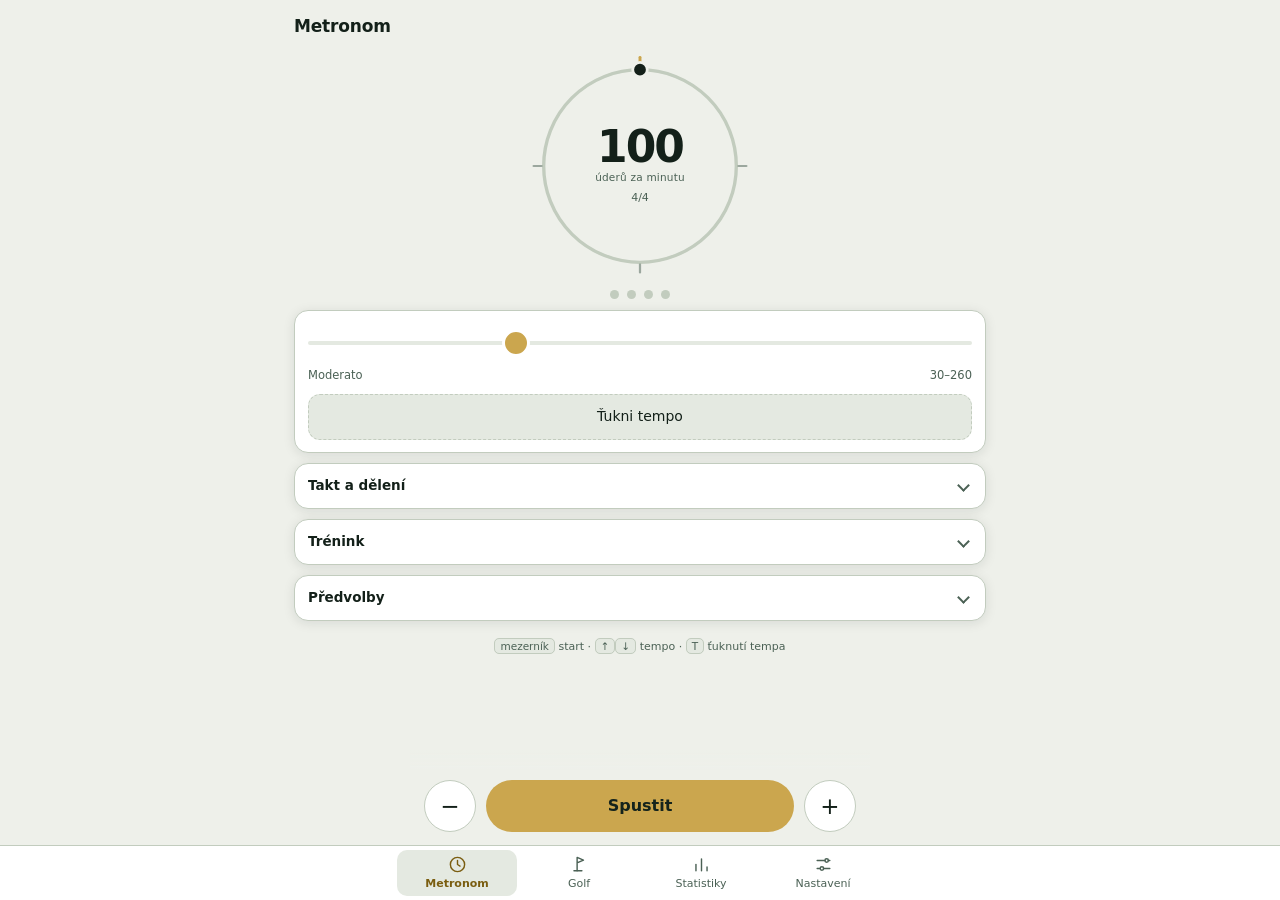
<file: index.html>
<!doctype html>
<html lang="cs">
<head>
<meta charset="utf-8">
<meta name="viewport" content="width=device-width, initial-scale=1, viewport-fit=cover">
<title>Metronom + Tour Tempo</title>
<meta name="description" content="Metronom pro hudbu a trenažér tempa golfového švihu. Funguje offline, data zůstávají v telefonu.">
<meta name="theme-color" content="#0F1D17" media="(prefers-color-scheme: dark)">
<meta name="theme-color" content="#EEF0EA" media="(prefers-color-scheme: light)">
<link rel="manifest" href="manifest.webmanifest">
<link rel="icon" href="icons/favicon-32.png" sizes="32x32">
<link rel="apple-touch-icon" href="icons/apple-touch-icon.png">
<meta name="apple-mobile-web-app-capable" content="yes">
<meta name="mobile-web-app-capable" content="yes">
<meta name="apple-mobile-web-app-status-bar-style" content="default">
<meta name="apple-mobile-web-app-title" content="Metronom">
<link rel="stylesheet" href="styles.css">
</head>
<body>

<div class="app">

  <div class="topbar">
    <h1 id="viewTitle">Metronom</h1>
    <span class="hint" id="topNote"></span>
  </div>

  <!-- ============================ METRONOM ============================ -->
  <section id="view-music" role="tabpanel" aria-labelledby="tab-music">

    <div class="dial">
      <svg viewBox="0 0 200 200" aria-hidden="true" focusable="false">
        <circle class="pulse" id="mPulse" cx="100" cy="100" r="96"></circle>
        <circle class="ring-bg" cx="100" cy="100" r="86"></circle>
        <path class="ring-fill" id="mRing" d=""></path>
        <g id="mTicks"></g>
        <circle class="puck" id="mPuck" cx="100" cy="14" r="6.5"></circle>
      </svg>
      <div class="readout">
        <div class="big" id="mBig">100</div>
        <div class="big-label">úderů za minutu</div>
        <div class="big-note" id="mNote"></div>
      </div>
    </div>
    <p class="sr" id="mLive" aria-live="polite"></p>

    <div class="dots" id="mDots"></div>

    <div class="transport">
      <button class="step" id="mMinus" aria-label="Zpomalit o jeden úder">&minus;</button>
      <button class="play" id="mPlay">Spustit</button>
      <button class="step" id="mPlus" aria-label="Zrychlit o jeden úder">+</button>
    </div>

    <div class="card">
      <label class="sr" for="bpmRange">Tempo v úderech za minutu</label>
      <input type="range" id="bpmRange" min="30" max="260" value="100" step="1">
      <div class="row">
        <span class="hint" id="tempoName">Andante</span>
        <span class="hint">30&ndash;260</span>
      </div>
      <button class="tap-btn" id="tapBtn">Ťukni tempo</button>
    </div>

    <details>
      <summary>Takt a dělení</summary>
      <div class="body">
        <div class="row">
          <div class="stack">
            <label class="lbl" for="beats">Dob v taktu</label>
            <span class="hint">První doba je zdůrazněná</span>
          </div>
          <select id="beats"></select>
        </div>
        <div class="row"><div class="stack"><span class="lbl" id="subLbl">Dělení doby</span></div></div>
        <div class="seg" id="subSeg" role="group" aria-labelledby="subLbl">
          <button type="button" data-sub="1" aria-label="Dělení doby: Čtvrtky" aria-pressed="true">Čtvrtky</button>
          <button type="button" data-sub="2" aria-label="Dělení doby: Osminy" aria-pressed="false">Osminy</button>
          <button type="button" data-sub="3" aria-label="Dělení doby: Triola" aria-pressed="false">Triola</button>
          <button type="button" data-sub="4" aria-label="Dělení doby: Šestnáctiny" aria-pressed="false">Šestnáctiny</button>
        </div>
        <div class="row">
          <div class="stack">
            <label class="lbl" for="swing">Swing</label>
            <span class="hint">Jen u osmin. 100 % je triolový feel.</span>
            <input type="range" id="swing" min="0" max="100" value="0">
          </div>
          <span class="val" id="swingVal">0 %</span>
        </div>
        <div class="row">
          <div class="stack"><span class="lbl" id="accentLbl">Přízvuk na první době</span></div>
          <button type="button" class="sw" id="accent" aria-label="Přízvuk na první době" aria-pressed="true" aria-labelledby="accentLbl"></button>
        </div>
      </div>
    </details>

    <details>
      <summary>Trénink</summary>
      <div class="body">
        <div class="row">
          <div class="stack">
            <span class="lbl" id="trLbl">Postupné zrychlování</span>
            <span class="hint" id="trHint"></span>
          </div>
          <button type="button" class="sw" id="trainerOn" aria-label="Postupné zrychlování" aria-pressed="false" aria-labelledby="trLbl"></button>
        </div>
        <div class="row">
          <div class="stack"><label class="hint" for="trStep">Přidat úderů</label>
            <input type="range" id="trStep" min="1" max="20" value="5"></div>
          <span class="val" id="trStepVal">+5</span>
        </div>
        <div class="row">
          <div class="stack"><label class="hint" for="trBars">Po kolika taktech</label>
            <input type="range" id="trBars" min="1" max="16" value="4"></div>
          <span class="val" id="trBarsVal">4</span>
        </div>
        <div class="row">
          <div class="stack"><label class="hint" for="trMax">Strop tempa</label>
            <input type="range" id="trMax" min="40" max="260" value="180"></div>
          <span class="val" id="trMaxVal">180</span>
        </div>
        <hr>
        <div class="row">
          <div class="stack">
            <span class="lbl" id="silLbl">Tiché takty</span>
            <span class="hint" id="silHint"></span>
          </div>
          <button type="button" class="sw" id="silentOn" aria-label="Tiché takty" aria-pressed="false" aria-labelledby="silLbl"></button>
        </div>
        <div class="row">
          <div class="stack"><label class="hint" for="silPlay">Znějících taktů</label>
            <input type="range" id="silPlay" min="1" max="8" value="2"></div>
          <span class="val" id="silPlayVal">2</span>
        </div>
        <div class="row">
          <div class="stack"><label class="hint" for="silMute">Tichých taktů</label>
            <input type="range" id="silMute" min="1" max="8" value="2"></div>
          <span class="val" id="silMuteVal">2</span>
        </div>
        <hr>
        <div class="row">
          <div class="stack">
            <label class="lbl" for="countIn">Nádech před startem</label>
            <span class="hint">Takty navíc, než se spustí trénink</span>
            <input type="range" id="countIn" min="0" max="4" value="0"></div>
          <span class="val" id="countInVal">0</span>
        </div>
      </div>
    </details>

    <details>
      <summary>Předvolby</summary>
      <div class="body">
        <div class="chips" id="musicPresets"></div>
        <div class="row" style="margin-top:12px">
          <label class="sr" for="mPresetName">Název nové předvolby</label>
          <input type="text" id="mPresetName" placeholder="Název předvolby" style="flex:1">
          <button type="button" class="btn" id="mPresetSave" aria-label="Uložit předvolbu metronomu">Uložit</button>
        </div>
        <p class="hint" style="margin-top:8px">Uloží aktuální tempo, takt, dělení a swing.</p>
      </div>
    </details>

    <footer>
      <kbd>mezerník</kbd> start · <kbd>↑</kbd><kbd>↓</kbd> tempo · <kbd>T</kbd> ťuknutí tempa
    </footer>
  </section>

  <!-- ============================== GOLF ============================== -->
  <section id="view-golf" role="tabpanel" aria-labelledby="tab-golf" hidden>

    <div class="dial">
      <svg viewBox="0 0 200 200" aria-hidden="true" focusable="false">
        <circle class="pulse" id="gPulse" cx="100" cy="100" r="96"></circle>
        <circle class="ring-bg" cx="100" cy="100" r="86"></circle>
        <path class="ring-fill" id="gRing" d=""></path>
        <g id="gTicks"></g>
        <circle class="puck" id="gPuck" cx="100" cy="14" r="6.5"></circle>
      </svg>
      <div class="readout">
        <div class="big" id="gBig">24/8</div>
        <div class="big-label" id="gLabel">snímků · 3:1</div>
        <div class="big-note" id="gNote"></div>
      </div>
    </div>
    <p class="sr" id="gLive" aria-live="polite"></p>

    <div class="gdots" id="gDots">
      <div class="gdot"><i></i>Start</div>
      <div class="gdot"><i></i>Vrchol</div>
      <div class="gdot"><i></i>Úder</div>
    </div>
    <div class="ratiobar" id="gRatiobar"><i style="flex:3"></i><i style="flex:1"></i></div>

    <div class="transport">
      <button class="step" id="gMinus" aria-label="Zpomalit o jeden snímek">&minus;</button>
      <button class="play" id="gPlay">Spustit</button>
      <button class="step" id="gPlus" aria-label="Zrychlit o jeden snímek">+</button>
    </div>

    <div class="card">
      <div class="row">
        <div class="stack">
          <span class="lbl">Švihů v tomto sezení</span>
          <span class="hint" id="gGoalHint"></span>
        </div>
        <span class="val" id="gReps" style="font-size:24px">0</span>
      </div>
    </div>

    <div class="card">
      <div class="chips" id="golfPresets"></div>
    </div>

    <details>
      <summary>Nastavení švihu</summary>
      <div class="body">
        <div class="row">
          <div class="stack">
            <label class="lbl" for="gRatio">Poměr nápřah : dopad</label>
            <span class="hint">3:1 plná hra, 2:1 krátká hra</span>
          </div>
          <select id="gRatio">
            <option value="3">3 : 1</option>
            <option value="2.5">2,5 : 1</option>
            <option value="2">2 : 1</option>
            <option value="1.733">1,73 : 1</option>
          </select>
        </div>
        <div class="row">
          <div class="stack">
            <label class="lbl" for="gBack">Délka nápřahu</label>
            <span class="hint">Ve snímcích videa při 30 snímcích za sekundu</span>
            <input type="range" id="gBack" min="12" max="36" value="24">
          </div>
          <span class="val" id="gBackVal">24</span>
        </div>
        <div class="row">
          <div class="stack">
            <label class="lbl" for="gGap">Pauza mezi švihy</label>
            <input type="range" id="gGap" min="6" max="80" value="14">
          </div>
          <span class="val" id="gGapVal">1,4 s</span>
        </div>
        <div class="row">
          <div class="stack">
            <label class="lbl" for="gJitter">Náhodné kolísání pauzy</label>
            <span class="hint">Aby sis na rytmus nezvykl a tóny nepředbíhal</span>
            <input type="range" id="gJitter" min="0" max="20" value="0">
          </div>
          <span class="val" id="gJitterVal">0 s</span>
        </div>
        <div class="row">
          <div class="stack">
            <span class="lbl" id="gPrepLbl">Dva tiky před švihem</span>
            <span class="hint">Upozorní tě, že švih za chvíli začne</span>
          </div>
          <button type="button" class="sw" id="gPrep" aria-label="Dva tiky před švihem" aria-pressed="false" aria-labelledby="gPrepLbl"></button>
        </div>
        <div class="row">
          <div class="stack">
            <label class="lbl" for="gGoal">Cíl švihů na sezení</label>
            <span class="hint">0 znamená bez cíle</span>
            <input type="range" id="gGoal" min="0" max="100" step="5" value="30">
          </div>
          <span class="val" id="gGoalVal">30</span>
        </div>
      </div>
    </details>

    <details>
      <summary>Vlastní předvolby</summary>
      <div class="body">
        <div class="chips" id="golfUserPresets"></div>
        <div class="row" style="margin-top:12px">
          <label class="sr" for="gPresetName">Název nové předvolby</label>
          <input type="text" id="gPresetName" placeholder="Např. Driver" style="flex:1">
          <button type="button" class="btn" id="gPresetSave" aria-label="Uložit předvolbu švihu">Uložit</button>
        </div>
      </div>
    </details>

    <details>
      <summary>Co ta čísla znamenají</summary>
      <div class="body">
        <p class="hint">
          Čísla jako 24/8 jsou počty snímků videa při 30 snímcích za sekundu: 24 snímků
          nápřah (0,80 s) a 8 snímků dopad (0,27 s). Poměr 3:1 pochází z analýzy
          švihů hráčů na PGA Tour, kterou publikoval John Novosel v knize Tour Tempo.
          Krátká hra a putt používají poměr 2:1.
        </p>
        <p class="hint" style="margin-top:8px">
          Měření při 60 snímcích za sekundu později ukázalo, že hráči se pohybují
          zhruba mezi 2,25:1 a 3,25:1, takže 3:1 je střed rozptylu, ne pevné pravidlo.
          Předvolba 24/14 odpovídá tomu, co je slyšet v některých zpomalených videích.
        </p>
        <p class="hint" style="margin-top:8px">
          Tóny v této appce jsou syntetizované. Appka nijak nesouvisí
          s vlastníky značky Tour Tempo.
        </p>
      </div>
    </details>
  </section>

  <!-- =========================== STATISTIKY =========================== -->
  <section id="view-stats" role="tabpanel" aria-labelledby="tab-stats" hidden>

    <div class="seg" id="periodSeg" role="group" aria-label="Období">
      <button type="button" data-days="7" aria-pressed="true">7 dní</button>
      <button type="button" data-days="30" aria-pressed="false">30 dní</button>
      <button type="button" data-days="0" aria-pressed="false">Vše</button>
    </div>

    <div id="statsBody" hidden>
      <div class="kpis">
        <div class="kpi"><b id="kReps">0</b><span>švihů</span></div>
        <div class="kpi"><b id="kMin">0</b><span>minut cvičení</span></div>
        <div class="kpi"><b id="kStreak">0</b><span id="kStreakLbl">dní v řadě</span></div>
      </div>

      <div class="card">
        <h2>Aktivita po dnech</h2>
        <svg class="chart" id="chart" role="img" aria-labelledby="chartDesc"></svg>
        <p class="sr" id="chartDesc"></p>
        <div class="legend">
          <span><i style="background:var(--accent)"></i>Golf (švihy)</span>
          <span><i style="background:var(--impact)"></i>Hudba (minuty)</span>
        </div>
      </div>

      <div class="card" id="tempoBreakdown">
        <h2>Nejčastější tempa</h2>
        <div id="tempoList" style="margin-top:8px"></div>
      </div>

      <div class="card">
        <h2>Poslední sezení</h2>
        <ul class="sessions" id="sessionList"></ul>
      </div>
    </div>

    <div class="empty" id="statsEmpty">
      <p>Zatím tu nic není.</p>
      <p class="hint" style="margin-top:6px">
        Sezení se zapíše samo, jakmile metronom necháš běžet aspoň 20 sekund
        nebo odswihneš aspoň tři švihy.
      </p>
      <button type="button" class="btn primary" id="statsGo">Jdi trénovat</button>
    </div>
  </section>

  <!-- =========================== NASTAVENÍ ============================ -->
  <section id="view-settings" role="tabpanel" aria-labelledby="tab-settings" hidden>

    <div class="card">
      <h2>Vzhled</h2>
      <div class="row" style="margin-top:10px">
        <div class="stack"><span class="lbl" id="themeLbl">Motiv</span>
          <span class="hint">Na slunci se hodí světlý</span></div>
      </div>
      <div class="seg" id="themeSeg" role="group" aria-labelledby="themeLbl">
        <button type="button" data-theme="auto" aria-pressed="true">Systém</button>
        <button type="button" data-theme="light" aria-pressed="false">Světlý</button>
        <button type="button" data-theme="dark" aria-pressed="false">Tmavý</button>
      </div>
    </div>

    <div class="card">
      <h2>Zvuk</h2>
      <div class="row" style="margin-top:10px">
        <div class="stack"><label class="lbl" for="sound">Zvuk metronomu</label>
          <span class="hint">Golfový režim používá vždy tři tóny Tour Tempo</span></div>
        <select id="sound">
          <option value="wood">Dřívko</option>
          <option value="beep">Pípnutí</option>
          <option value="tick">Tik</option>
          <option value="cowbell">Zvonec</option>
          <option value="puls">Měkký puls</option>
          <option value="tour">Tour Tempo</option>
        </select>
      </div>
      <div class="row">
        <div class="stack"><label class="lbl" for="vol">Hlasitost</label>
          <input type="range" id="vol" min="0" max="100" value="80"></div>
        <span class="val" id="volVal">80 %</span>
      </div>
      <div class="row">
        <div class="stack"><span class="lbl" id="vibLbl">Vibrace na dobu</span>
          <span class="hint">Funguje jen na některých telefonech, na iPhonu ne</span></div>
        <button type="button" class="sw" id="vibrate" aria-label="Vibrace na dobu" aria-pressed="false" aria-labelledby="vibLbl"></button>
      </div>
      <div class="row">
        <div class="stack"><span class="lbl" id="wakeLbl">Nechat displej svítit</span>
          <span class="hint">Jen když metronom běží</span></div>
        <button type="button" class="sw" id="wake" aria-label="Nechat displej svítit" aria-pressed="true" aria-labelledby="wakeLbl"></button>
      </div>
    </div>

    <div class="card">
      <h2>Záznam tréninku</h2>
      <div class="row" style="margin-top:10px">
        <div class="stack"><span class="lbl" id="logLbl">Zapisovat sezení</span>
          <span class="hint">Bez toho zůstanou statistiky prázdné</span></div>
        <button type="button" class="sw" id="logOn" aria-label="Zapisovat sezení" aria-pressed="true" aria-labelledby="logLbl"></button>
      </div>
    </div>

    <div class="card">
      <h2>Data</h2>
      <p class="hint" style="margin-top:8px">
        Všechno, co appka ukládá, leží jen v tomhle telefonu. Zálohu si udělej před
        výměnou telefonu nebo mazáním dat prohlížeče.
      </p>
      <div class="btnrow">
        <button type="button" class="btn" id="btnExport">Exportovat zálohu</button>
        <button type="button" class="btn" id="btnImport">Importovat zálohu</button>
      </div>
      <input type="file" id="fileImport" accept="application/json,.json" class="sr" aria-hidden="true" tabindex="-1">
      <div class="btnrow">
        <button type="button" class="btn danger wide" id="btnWipe">Smazat všechna data</button>
      </div>
    </div>

    <div class="card">
      <h2>O appce a datech</h2>
      <p class="hint" style="margin-top:8px">
        Metronom pro hudbu a trenažér tempa golfového švihu. Appka běží celá
        v prohlížeči, funguje offline a nepotřebuje přihlášení.
      </p>
      <p class="hint" style="margin-top:8px">
        <b>Co se ukládá:</b> tvoje nastavení, uložené předvolby a záznamy sezení
        (datum, délka, režim, tempo, počet švihů). Nic jiného.
        <b>Kam:</b> do úložiště prohlížeče v tomhle zařízení.
        <b>Komu se to posílá:</b> nikomu. Appka nevolá žádné cizí servery,
        nepoužívá analytiku ani reklamu, takže nepotřebuje ani souhlas s cookies.
      </p>
      <p class="hint" style="margin-top:8px">
        Pokud appku hostuješ na GitHub Pages, GitHub jako provozovatel hostingu
        zpracovává při načtení stránky technické údaje včetně IP adresy.
        Smazat všechno jde tlačítkem výš.
      </p>
      <p class="hint" style="margin-top:8px">
        Appka nenahrazuje trenéra ani lékařskou radu. Verze <span id="appVer">1.0</span>.
      </p>
    </div>
  </section>

</div>

<nav class="nav" role="tablist" aria-label="Hlavní navigace">
  <button type="button" id="tab-music"    role="tab" aria-selected="true"  aria-controls="view-music"><span class="ic"><svg viewBox="0 0 24 24" aria-hidden="true"><circle cx="12" cy="12" r="9"/><path d="M12 7v5l3.2 2"/></svg></span>Metronom</button>
  <button type="button" id="tab-golf"     role="tab" aria-selected="false" aria-controls="view-golf"><span class="ic"><svg viewBox="0 0 24 24" aria-hidden="true"><path d="M9 20V3l8 3.5L9 10"/><path d="M5 20h10"/></svg></span>Golf</button>
  <button type="button" id="tab-stats"    role="tab" aria-selected="false" aria-controls="view-stats"><span class="ic"><svg viewBox="0 0 24 24" aria-hidden="true"><path d="M5 20V12"/><path d="M12 20V5"/><path d="M19 20v-5"/></svg></span>Statistiky</button>
  <button type="button" id="tab-settings" role="tab" aria-selected="false" aria-controls="view-settings"><span class="ic"><svg viewBox="0 0 24 24" aria-hidden="true"><path d="M4 7h10M18 7h2M4 17h4M12 17h8"/><circle cx="16" cy="7" r="2.2"/><circle cx="10" cy="17" r="2.2"/></svg></span>Nastavení</button>
</nav>

<dialog id="confirmDlg" aria-labelledby="confirmTitle">
  <h2 id="confirmTitle">Smazat všechna data?</h2>
  <p class="hint" id="confirmText">Smažou se nastavení, předvolby i všechna zaznamenaná sezení. Vrátit to nepůjde.</p>
  <div class="btnrow">
    <button type="button" class="btn" id="confirmNo">Zrušit</button>
    <button type="button" class="btn danger" id="confirmYes">Smazat</button>
  </div>
</dialog>

<script src="app.js"></script>
<script>
  if ('serviceWorker' in navigator && location.protocol === 'https:') {
    window.addEventListener('load', function () {
      navigator.serviceWorker.register('./sw.js').catch(function (err) { console.warn('SW:', err); });
    });
  }
</script>
</body>
</html>
</file>
<file: styles.css>
/* Metronom + Tour Tempo — styly */

:root{
  --bg:#0F1D17;
  --surface:#1B3028;
  --surface2:#244135;
  --line:#355946;
  --text:#EDE8D8;
  --muted:#A3B6AA;
  --accent:#CBA64E;
  --accent-text:#D9B861;
  --accent-ink:#14231C;
  --impact:#F2825B;
  --danger:#F2825B;
  --shadow:0 2px 14px rgba(0,0,0,.35);
  --r:14px;
  --tap:44px;
  color-scheme:dark;
}
:root[data-theme="light"]{
  --bg:#EEF0EA;
  --surface:#FFFFFF;
  --surface2:#E4E9E1;
  --line:#C2CCBE;
  --text:#132019;
  --muted:#4B6155;
  --accent:#CBA64E;
  --accent-text:#7A5D10;
  --accent-ink:#14231C;
  --impact:#A63A14;
  --danger:#A63A14;
  --shadow:0 2px 12px rgba(19,32,25,.10);
  color-scheme:light;
}
@media (prefers-color-scheme:light){
  :root:not([data-theme="dark"]):not([data-theme="light"]){
    --bg:#EEF0EA; --surface:#FFFFFF; --surface2:#E4E9E1; --line:#C2CCBE;
    --text:#132019; --muted:#4B6155; --accent:#CBA64E; --accent-text:#7A5D10;
    --accent-ink:#14231C; --impact:#A63A14; --danger:#A63A14;
    --shadow:0 2px 12px rgba(19,32,25,.10);
    color-scheme:light;
  }
}

*{box-sizing:border-box;-webkit-tap-highlight-color:transparent}
html{background:var(--bg);-webkit-text-size-adjust:100%}
body{
  margin:0;
  min-height:100dvh;
  background:var(--bg);
  color:var(--text);
  font-family:"Avenir Next","Segoe UI",Inter,system-ui,-apple-system,"Helvetica Neue",Arial,sans-serif;
  font-size:15px;line-height:1.4;
  overscroll-behavior-y:none;
}
button{font:inherit;color:inherit;background:none;border:0;cursor:pointer}
a{color:var(--accent-text)}
h1{font-size:17px;font-weight:600;margin:0;letter-spacing:-.01em}
h2{font-size:14px;font-weight:600;margin:0}
p{margin:0}
:focus-visible{outline:3px solid var(--accent);outline-offset:2px;border-radius:8px}
[hidden]{display:none !important}
.sr{position:absolute;width:1px;height:1px;padding:0;margin:-1px;overflow:hidden;clip:rect(0 0 0 0);white-space:nowrap;border:0}

/* neprůhledný pruh pod stavovou lištou — obsah pod ni jinak prosvítá */
body::before{
  content:"";position:fixed;top:0;left:0;right:0;z-index:50;
  height:env(safe-area-inset-top,0px);background:var(--bg);pointer-events:none
}

/* ---------- rozvržení ---------- */
.app{
  max-width:460px;margin:0 auto;
  padding:max(10px,env(safe-area-inset-top)) 14px calc(156px + env(safe-area-inset-bottom));
}
@media (min-width:760px){ .app{max-width:720px} }

.topbar{display:flex;align-items:center;justify-content:space-between;gap:10px;margin-bottom:10px;min-height:34px}

/* ---------- spodní navigace ---------- */
.nav{
  position:fixed;left:0;right:0;bottom:0;z-index:40;
  display:flex;justify-content:center;gap:2px;
  background:var(--surface);
  border-top:1px solid var(--line);
  padding:4px 6px calc(4px + env(safe-area-inset-bottom));
}
.nav button{
  flex:1;max-width:120px;min-height:var(--tap);
  display:flex;flex-direction:column;align-items:center;justify-content:center;gap:2px;
  padding:5px 2px;border-radius:10px;font-size:11px;color:var(--muted);
}
.nav button[aria-selected="true"]{color:var(--accent-text);font-weight:600;background:var(--surface2)}
.nav .ic{display:block;width:19px;height:19px}
.nav .ic svg{width:100%;height:100%;display:block;fill:none;stroke:currentColor;stroke-width:1.8;stroke-linecap:round;stroke-linejoin:round}

/* ---------- ciferník ---------- */
.dial{position:relative;width:min(58vw,224px);aspect-ratio:1/1;margin:2px auto 0}
.dial svg{position:absolute;inset:0;width:100%;height:100%;overflow:visible}
.readout{position:absolute;inset:0;display:flex;flex-direction:column;align-items:center;justify-content:center;text-align:center;padding:0 17%}
.big{font-size:clamp(32px,10.5vw,44px);font-weight:700;letter-spacing:-.045em;line-height:.95;font-variant-numeric:tabular-nums}
.big-label{font-size:10.5px;color:var(--muted);letter-spacing:.02em;line-height:1.25;margin-top:3px}
.big-note{font-size:11px;color:var(--muted);margin-top:6px;min-height:1.3em;font-variant-numeric:tabular-nums}
.ring-bg{fill:none;stroke:var(--line);stroke-width:3}
.ring-fill{fill:none;stroke:var(--accent);stroke-width:3.5;stroke-linecap:round}
.tickline{stroke:var(--muted);stroke-width:2;stroke-linecap:round;opacity:.5}
.tickline.on{stroke:var(--accent);stroke-width:2.6;opacity:1}
.puck{fill:var(--text);stroke:var(--bg);stroke-width:2.5}
.pulse{fill:var(--accent);opacity:0}
.pulse.hit{animation:flash .34s ease-out}
@keyframes flash{from{opacity:.22}to{opacity:0}}
@media (prefers-reduced-motion:reduce){.pulse.hit{animation:none}}

.dots{display:flex;justify-content:center;gap:8px;margin:12px 0 0;min-height:10px;flex-wrap:wrap}
.dot{width:9px;height:9px;border-radius:50%;background:var(--line);transition:background .08s,transform .08s}
.dot.on{background:var(--text);transform:scale(1.3)}
.dot.first.on{background:var(--accent)}
.gdots{display:flex;justify-content:center;gap:16px;margin:12px 0 0}
.gdot{display:flex;flex-direction:column;align-items:center;gap:5px;font-size:10.5px;color:var(--muted)}
.gdot i{width:10px;height:10px;border-radius:50%;background:var(--line);transition:transform .08s,background .08s}
.gdot.on i{transform:scale(1.45)}
.gdot:nth-child(1).on i{background:var(--text)}
.gdot:nth-child(2).on i{background:var(--accent)}
.gdot:nth-child(3).on i{background:var(--impact)}
.ratiobar{display:flex;height:6px;border-radius:99px;overflow:hidden;background:var(--surface2);margin:12px 0 0}
.ratiobar i{display:block}
.ratiobar i:first-child{background:var(--accent)}
.ratiobar i:last-child{background:var(--impact)}

/* ---------- ovládání ---------- */
.transport{
  display:flex;align-items:center;gap:10px;
  position:fixed;left:0;right:0;z-index:25;
  bottom:calc(56px + env(safe-area-inset-bottom));
  max-width:460px;margin:0 auto;
  padding:10px 14px 12px;background:var(--bg)
}
.transport::before{
  content:"";position:absolute;left:0;right:0;top:-20px;height:20px;pointer-events:none;
  background:linear-gradient(to top,var(--bg),transparent)
}
.step{
  flex:0 0 52px;height:52px;border-radius:50%;
  background:var(--surface);border:1px solid var(--line);
  font-size:23px;display:flex;align-items:center;justify-content:center;line-height:1
}
.step:active{background:var(--surface2)}
.play{
  flex:1;min-height:52px;border-radius:999px;
  background:var(--accent);color:var(--accent-ink);font-weight:700;font-size:16px
}
.play.on{background:var(--surface);color:var(--text);border:1px solid var(--line)}
.play:active{transform:scale(.99)}

.card{background:var(--surface);border:1px solid var(--line);border-radius:var(--r);padding:12px 13px;margin-top:10px;box-shadow:var(--shadow)}
.row{display:flex;align-items:center;justify-content:space-between;gap:12px}
.row.rng{align-items:flex-start}
.row.rng .val{line-height:1.3}
.row + .row{margin-top:12px}
.stack{display:flex;flex-direction:column;gap:1px;flex:1;min-width:0}
.lbl{font-size:13.5px}
.hint{font-size:11.5px;color:var(--muted);line-height:1.35;margin-top:2px}
.val{font-size:13px;color:var(--accent-text);font-variant-numeric:tabular-nums;min-width:52px;text-align:right;font-weight:600}

input[type=range]{
  -webkit-appearance:none;appearance:none;width:100%;height:26px;
  background:transparent;accent-color:var(--accent);margin:3px 0 0
}
input[type=range]::-webkit-slider-runnable-track{height:4px;border-radius:99px;background:var(--surface2)}
input[type=range]::-webkit-slider-thumb{
  -webkit-appearance:none;width:22px;height:22px;border-radius:50%;
  background:var(--accent);margin-top:-9px;border:3px solid var(--surface)
}
input[type=range]::-moz-range-track{height:4px;border-radius:99px;background:var(--surface2)}
input[type=range]::-moz-range-thumb{width:18px;height:18px;border:3px solid var(--surface);border-radius:50%;background:var(--accent)}
#bpmRange{height:34px}
#bpmRange::-webkit-slider-thumb{width:28px;height:28px;margin-top:-12px}

select,input[type=text],input[type=number]{
  background:var(--surface2);border:1px solid var(--line);color:var(--text);
  border-radius:10px;padding:9px 10px;font:inherit;font-size:16px;min-height:var(--tap);max-width:160px
}
input[type=text]{max-width:none}

.btn{
  display:inline-flex;align-items:center;justify-content:center;gap:6px;
  min-height:var(--tap);padding:10px 14px;border-radius:11px;
  background:var(--surface2);border:1px solid var(--line);font-size:14px
}
.btn.primary{background:var(--accent);color:var(--accent-ink);border-color:var(--accent);font-weight:600}
.btn.danger{color:var(--danger);border-color:var(--danger)}
.btn.wide{width:100%}
.btn:active{opacity:.85}
.btnrow{display:flex;gap:8px;flex-wrap:wrap;margin-top:10px}

.tap-btn{
  width:100%;min-height:46px;border-radius:12px;
  border:1px dashed var(--line);background:var(--surface2);font-size:14px;margin-top:10px
}

.chips{display:flex;flex-wrap:wrap;gap:7px}
.chip{
  display:inline-flex;align-items:center;min-height:38px;
  padding:7px 12px;border-radius:999px;background:var(--surface2);
  border:1px solid var(--line);font-size:13px
}
.chip[aria-pressed="true"]{background:var(--accent);color:var(--accent-ink);border-color:var(--accent);font-weight:600}
.chip .sub{opacity:.72;margin-left:6px;font-size:11.5px}
.chip .x{margin-left:8px;font-size:15px;line-height:1;opacity:.7}
.grouplbl{width:100%;font-size:11.5px;color:var(--muted);margin:8px 0 -2px}

.seg{display:flex;gap:6px;flex-wrap:wrap;margin:6px 0 2px}
.seg button{min-height:40px;padding:8px 11px;border-radius:10px;background:var(--surface2);border:1px solid var(--line);font-size:13px}
.seg button[aria-pressed="true"]{background:var(--accent);color:var(--accent-ink);border-color:var(--accent);font-weight:600}

.sw{position:relative;flex:0 0 46px;height:27px;border-radius:99px;background:var(--surface2);border:1px solid var(--line);transition:background .15s}
.sw::before{content:"";position:absolute;inset:-10px -8px}
.sw::after{content:"";position:absolute;top:2px;left:2px;width:21px;height:21px;border-radius:50%;background:var(--muted);transition:transform .15s,background .15s}
.sw[aria-pressed="true"]{background:var(--accent);border-color:var(--accent)}
.sw[aria-pressed="true"]::after{transform:translateX(19px);background:var(--accent-ink)}

details{background:var(--surface);border:1px solid var(--line);border-radius:var(--r);margin-top:10px;overflow:hidden;box-shadow:var(--shadow)}
summary{list-style:none;min-height:var(--tap);padding:12px 13px;font-size:13.5px;font-weight:600;display:flex;align-items:center;justify-content:space-between;cursor:pointer}
summary::-webkit-details-marker{display:none}
summary::after{content:"";width:7px;height:7px;border-right:2px solid var(--muted);border-bottom:2px solid var(--muted);transform:rotate(45deg);margin-right:4px;transition:transform .2s}
details[open] summary::after{transform:rotate(-135deg)}
.body{padding:0 13px 13px}
hr{border:0;border-top:1px solid var(--line);margin:14px 0}

/* ---------- statistiky ---------- */
.kpis{display:flex;gap:10px;margin-top:10px}
.kpi{flex:1;background:var(--surface);border:1px solid var(--line);border-radius:var(--r);padding:12px;box-shadow:var(--shadow)}
.kpi b{display:block;font-size:26px;font-weight:700;letter-spacing:-.03em;font-variant-numeric:tabular-nums}
.kpi span{font-size:11.5px;color:var(--muted)}
.chart{width:100%;height:120px;display:block;margin-top:4px}
.chart rect.bar{fill:var(--accent)}
.chart rect.bar.music{fill:var(--impact)}
.chart .axis{fill:var(--muted);font-size:8px}
.legend{display:flex;gap:14px;font-size:11.5px;color:var(--muted);margin-top:6px}
.legend i{display:inline-block;width:9px;height:9px;border-radius:2px;margin-right:5px;vertical-align:middle}
.sessions{list-style:none;margin:8px 0 0;padding:0}
.sessions li{display:flex;align-items:center;justify-content:space-between;gap:10px;padding:10px 0;border-top:1px solid var(--line)}
.sessions li:first-child{border-top:0}
.sessions .meta{font-size:11.5px;color:var(--muted)}
.empty{text-align:center;padding:22px 10px;color:var(--muted);font-size:13.5px}
.empty .btn{margin-top:12px}

/* ---------- toast ---------- */
.toast{
  position:fixed;left:50%;transform:translateX(-50%);
  bottom:calc(84px + env(safe-area-inset-bottom));z-index:60;
  display:flex;align-items:center;gap:12px;
  background:var(--surface);border:1px solid var(--line);box-shadow:var(--shadow);
  border-radius:12px;padding:10px 12px;font-size:13.5px;max-width:92vw
}
.toast button{min-height:36px;padding:6px 10px;border-radius:8px;background:var(--surface2);border:1px solid var(--line);font-size:13px;font-weight:600;color:var(--accent-text)}

dialog{
  border:1px solid var(--line);border-radius:var(--r);background:var(--surface);color:var(--text);
  padding:16px;max-width:min(92vw,360px);box-shadow:var(--shadow)
}
dialog::backdrop{background:rgba(0,0,0,.5)}
dialog h2{margin-bottom:8px}

footer{margin-top:18px;font-size:11px;color:var(--muted);text-align:center;line-height:1.5}
kbd{background:var(--surface2);border:1px solid var(--line);border-radius:5px;padding:1px 5px;font-size:10.5px;font-family:inherit}

@media (max-height:700px){
  .dial{width:min(48vw,178px)}
  .big{font-size:clamp(28px,9vw,38px)}
  .step{flex:0 0 46px;height:46px;font-size:21px}
  .play{min-height:46px;font-size:15px}
}
</file>
